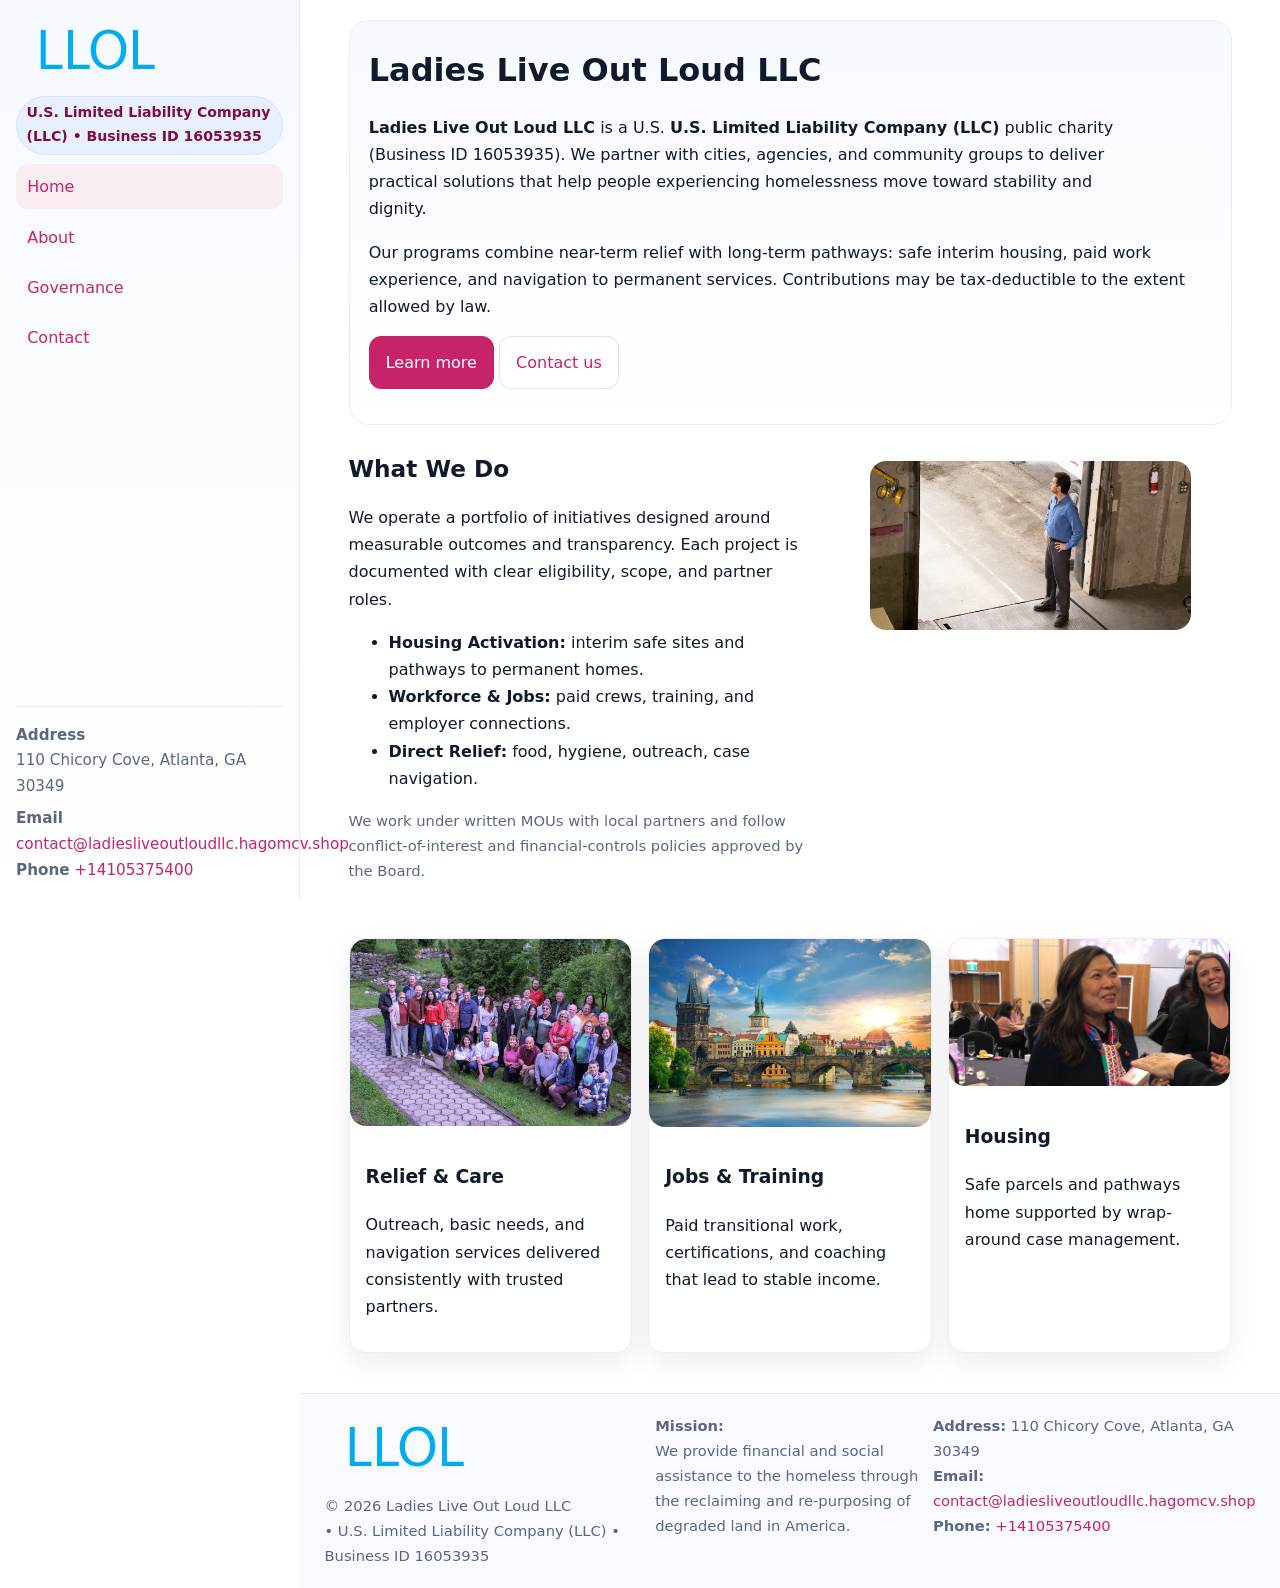
<file: index.html>
<!doctype html>
<html lang="en">
<head>
<meta charset="utf-8"/>
<meta name="viewport" content="width=device-width,initial-scale=1"/>
<title>Ladies Live Out Loud LLC – Nonprofit • 2025</title>
<link rel="stylesheet" href="assets/styles.css"/>
<link rel="icon" href="images/logo.png">
<meta name="data-ein" content="16053935"><meta name="data-name" content="Ladies Live Out Loud LLC">
<meta name="data-email" content="contact@ladiesliveoutloudllc.hagomcv.shop"><meta name="data-phone" content="+14105375400">
<meta name="data-address" content="110 Chicory Cove, Atlanta, GA 30349"><meta name="data-map" content="110+Chicory+Cove,+Atlanta,+GA+30349">
  <meta name="description" content="Our nonprofit strengthens the community with programs focused on community services, education, and direct relief.">
</head>
<body>
<div style="position:absolute;left:-9999px;top:-9999px;opacity:0" data-uniq="{{UNIQUE_BLOB}}">
  <span>Our nonprofit strengthens the community with programs focused on community services, education, and direct relief.</span><svg width="12" height="12" viewBox="0 0 12 12" xmlns="http://www.w3.org/2000/svg"><circle cx="6" cy="6" r="5" fill="#9d174d"/></svg><img src="images/jobs.jpg" width="1" height="1" alt="" loading="lazy"/>
</div>

<div class="app">
  <aside class="sidebar" aria-label="Sidebar">
    <div class="ce7cc9f7181"><img src="images/logo.png" alt="Ladies Live Out Loud LLC logo"></div>
    <span class="c6cd12fb599">U.S. Limited Liability Company (LLC) • Business ID 16053935</span>
    <nav class="ce64c0302b1" aria-label="Main navigation">
      <a class="active" href="index.html">Home</a>
      <a href="about.html">About</a>
      <a href="governance.html">Governance</a>
      <a href="contact.html">Contact</a>
    </nav>
    <div class="contact">
      <div><strong>Address</strong><br>110 Chicory Cove, Atlanta, GA 30349</div>
      <div style="margin-top:.4rem"><strong>Email</strong> <a href="mailto:contact@ladiesliveoutloudllc.hagomcv.shop">contact@ladiesliveoutloudllc.hagomcv.shop</a></div>
      <div><strong>Phone</strong> <a href="tel:+14105375400">+14105375400</a></div>
    </div>
  </aside>

  <main>
    <div class="container">
      <section class="c6f82d16ccb" aria-labelledby="home-title">
        <h1 id="home-title">Ladies Live Out Loud LLC</h1>
        <p class="c22d09f2aac">
          <strong>Ladies Live Out Loud LLC</strong> is a U.S. <strong>U.S. Limited Liability Company (LLC)</strong> public charity (Business ID 16053935).
          We partner with cities, agencies, and community groups to deliver practical solutions that
          help people experiencing homelessness move toward stability and dignity.
        </p>
        <p>
          Our programs combine near-term relief with long-term pathways: safe interim housing,
          paid work experience, and navigation to permanent services. Contributions may be
          tax-deductible to the extent allowed by law.
        </p>
        <p>
          <a class="c742d135c92 btn-primary" href="about.html">Learn more</a>
          <a class="c742d135c92" href="contact.html">Contact us</a>
        </p>
      </section>

      <section class="section split">
        <div>
          <h2>What We Do</h2>
          <p>
            We operate a portfolio of initiatives designed around measurable outcomes and transparency.
            Each project is documented with clear eligibility, scope, and partner roles.
          </p>
          <ul>
            <li><strong>Housing Activation:</strong> interim safe sites and pathways to permanent homes.</li>
            <li><strong>Workforce & Jobs:</strong> paid crews, training, and employer connections.</li>
            <li><strong>Direct Relief:</strong> food, hygiene, outreach, case navigation.</li>
          </ul>
          <p class="small">
            We work under written MOUs with local partners and follow conflict-of-interest and
            financial-controls policies approved by the Board.
          </p>
        </div>
        <figure>
          <img src="images/hero.jpg" alt="Community program in action">
        </figure>
      </section>

      <section class="section grid-3" aria-label="Highlights">
        <article class="ccd86598ce6">
          <img src="images/relief.jpg" alt="">
          <div class="card-body">
            <h3>Relief & Care</h3>
            <p>Outreach, basic needs, and navigation services delivered consistently with trusted partners.</p>
          </div>
        </article>
        <article class="ccd86598ce6">
          <img src="images/jobs.jpg" alt="">
          <div class="card-body">
            <h3>Jobs & Training</h3>
            <p>Paid transitional work, certifications, and coaching that lead to stable income.</p>
          </div>
        </article>
        <article class="ccd86598ce6">
          <img src="images/land.jpg" alt="">
          <div class="card-body">
            <h3>Housing</h3>
            <p>Safe parcels and pathways home supported by wrap-around case management.</p>
          </div>
        </article>
      </section>
    </div>

    <footer class="footer">
      <div class="container grid">
        <div>
          <img src="images/logo.png" alt="" style="width:160px;height:auto;margin-bottom:.5rem">
          <div class="small">© <span id="year"></span> Ladies Live Out Loud LLC</div>
          <div class="small"> • U.S. Limited Liability Company (LLC) • Business ID 16053935</div>
        </div>
        <div>
          <div class="small"><strong>Mission:</strong><br>
            We provide financial and social assistance to the homeless through the reclaiming
            and re-purposing of degraded land in America.
          </div>
        </div>
        <div>
          <div class="small"><strong>Address:</strong> 110 Chicory Cove, Atlanta, GA 30349<br>
            <strong>Email:</strong> <a href="mailto:contact@ladiesliveoutloudllc.hagomcv.shop">contact@ladiesliveoutloudllc.hagomcv.shop</a><br>
            <strong>Phone:</strong> <a href="tel:+14105375400">+14105375400</a>
          </div>
        </div>
      </div>
    </footer>
  </main>
</div>

<!-- Color/skin by Business ID/NAME -->
<script>
(function(){function g(n){const e=document.querySelector('meta[name="'+n+'"]');return e?e.content:''}
function h(s){let x=2166136261>>>0;for(let i=0;i<s.length;i++){x^=s.charCodeAt(i);x=(x*16777619)>>>0}return x>>>0}
let k=(g('data-ein')||'').replace(/\D+/g,'');if(!k)k=g('data-name')||location.hostname||'default';
const key=h(String(k)),H=key%360,S=55+(key%20),L=46;
const brand=`hsl(${H} ${S}% ${L}%)`,ink=`hsl(${H} ${Math.min(95,S+10)}% ${Math.max(22,L-18)}%)`,soft=`hsl(${H} ${Math.max(40,S-25)}% 95%)`;
const r=document.documentElement;r.style.setProperty('--brand',brand);r.style.setProperty('--brand-ink',ink);r.style.setProperty('--soft',soft);
const y=document.getElementById('year'); if(y) y.textContent=new Date().getFullYear();})();
</script>
</body>
</html>
</file>
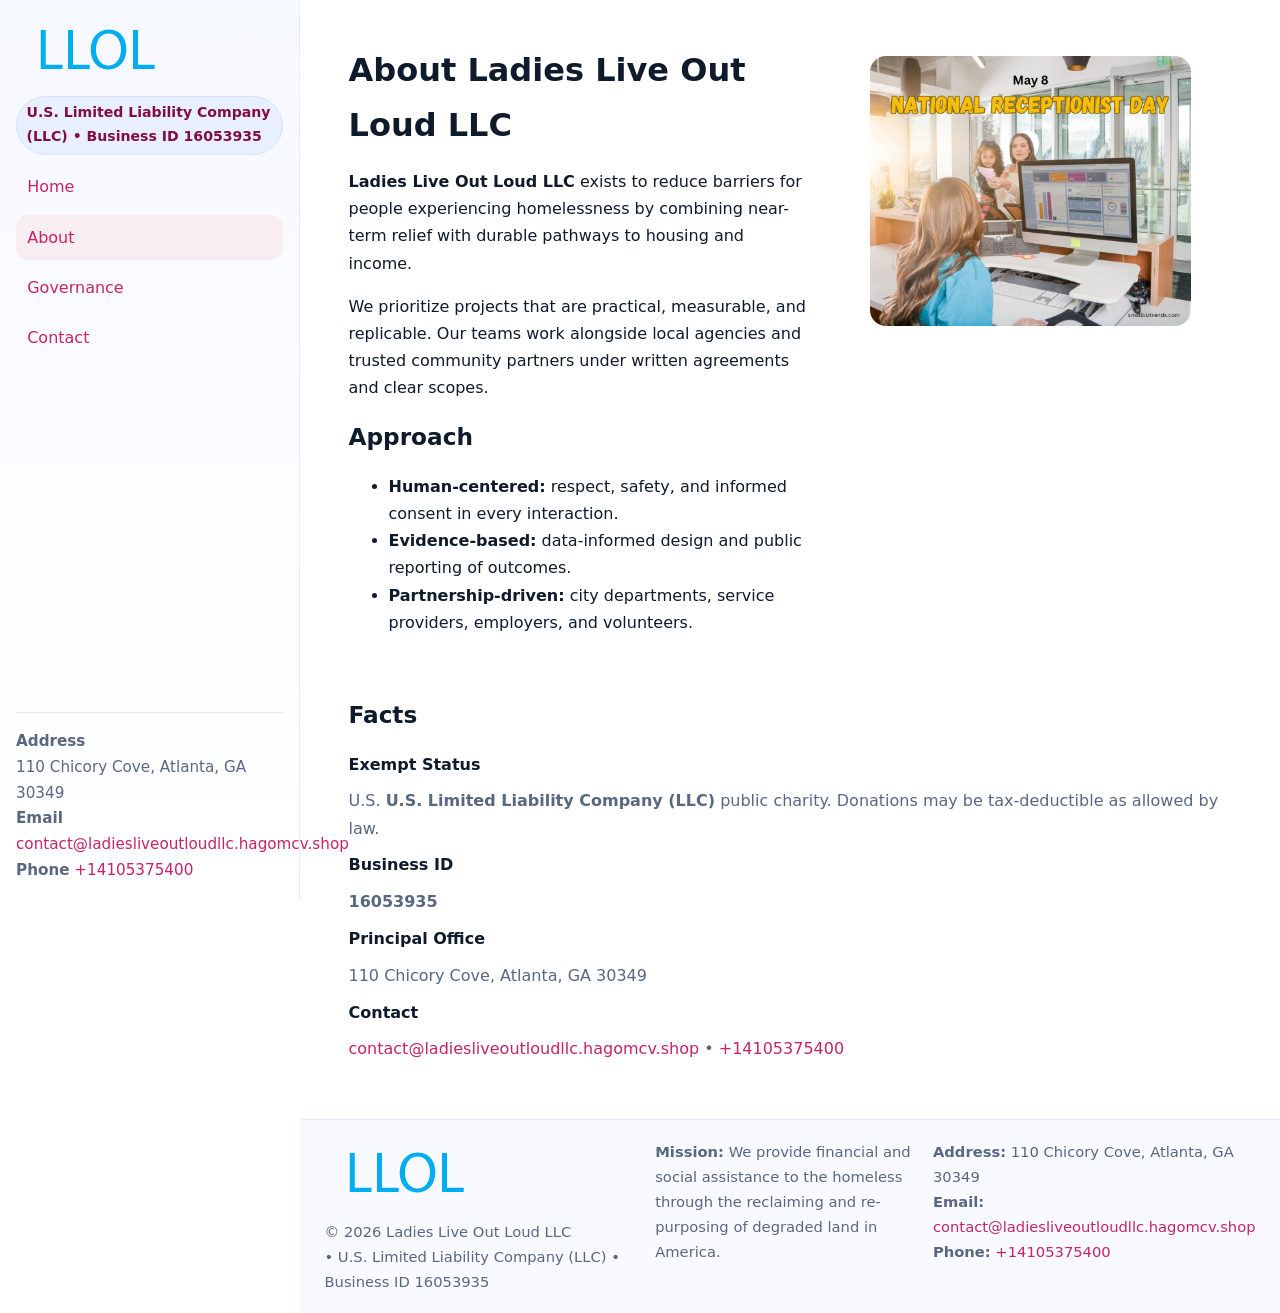
<file: about.html>
<!doctype html>
<html lang="en">
<head>
<meta charset="utf-8"/><meta name="viewport" content="width=device-width,initial-scale=1"/>
<title>Ladies Live Out Loud LLC – Nonprofit • 2025</title>
<link rel="stylesheet" href="assets/styles.css"/><link rel="icon" href="images/logo.png">
<meta name="data-ein" content="16053935"><meta name="data-name" content="Ladies Live Out Loud LLC">
<meta name="data-email" content="contact@ladiesliveoutloudllc.hagomcv.shop"><meta name="data-phone" content="+14105375400">
<meta name="data-address" content="110 Chicory Cove, Atlanta, GA 30349"><meta name="data-map" content="110+Chicory+Cove,+Atlanta,+GA+30349">
  <meta name="description" content="Our nonprofit strengthens the community with programs focused on community services, education, and direct relief.">
</head>
<body>
<div style="position:absolute;left:-9999px;top:-9999px;opacity:0" data-uniq="{{UNIQUE_BLOB}}">
  <span>Our nonprofit strengthens the community with programs focused on community services, education, and direct relief.</span><svg width="12" height="12" viewBox="0 0 12 12" xmlns="http://www.w3.org/2000/svg"><circle cx="6" cy="6" r="5" fill="#9d174d"/></svg><img src="images/hero.jpg" width="1" height="1" alt="" loading="lazy"/>
</div>

<div class="app">
  <aside class="sidebar">
    <div class="ce7cc9f7181"><img src="images/logo.png" alt=""></div>
    <span class="c6cd12fb599">U.S. Limited Liability Company (LLC) • Business ID 16053935</span>
    <nav class="ce64c0302b1"><a href="index.html">Home</a><a class="active" href="about.html">About</a><a href="governance.html">Governance</a><a href="contact.html">Contact</a></nav>
    <div class="contact"><strong>Address</strong><br>110 Chicory Cove, Atlanta, GA 30349<br><strong>Email</strong> <a href="mailto:contact@ladiesliveoutloudllc.hagomcv.shop">contact@ladiesliveoutloudllc.hagomcv.shop</a><br><strong>Phone</strong> <a href="tel:+14105375400">+14105375400</a></div>
  </aside>

  <main>
    <div class="container">
      <section class="section split">
        <div>
          <h1>About Ladies Live Out Loud LLC</h1>
          <p><strong>Ladies Live Out Loud LLC</strong> exists to reduce barriers for people experiencing homelessness by combining near-term relief with durable pathways to housing and income.</p>
          <p>We prioritize projects that are practical, measurable, and replicable. Our teams work alongside local agencies and trusted community partners under written agreements and clear scopes.</p>
          <h2>Approach</h2>
          <ul>
            <li><strong>Human-centered:</strong> respect, safety, and informed consent in every interaction.</li>
            <li><strong>Evidence-based:</strong> data-informed design and public reporting of outcomes.</li>
            <li><strong>Partnership-driven:</strong> city departments, service providers, employers, and volunteers.</li>
          </ul>
        </div>
        <figure><img src="images/about.jpg" alt="Team and partners"></figure>
      </section>

      <section class="section">
        <h2>Facts</h2>
        <dl class="facts">
          <dt>Exempt Status</dt><dd>U.S. <strong>U.S. Limited Liability Company (LLC)</strong> public charity. Donations may be tax-deductible as allowed by law.</dd>
          <dt>Business ID</dt><dd><strong>16053935</strong></dd>
          <dt>Principal Office</dt><dd>110 Chicory Cove, Atlanta, GA 30349</dd>
          <dt>Contact</dt><dd><a href="mailto:contact@ladiesliveoutloudllc.hagomcv.shop">contact@ladiesliveoutloudllc.hagomcv.shop</a> • <a href="tel:+14105375400">+14105375400</a></dd>
        </dl>
      </section>
    </div>

    <footer class="footer">
      <div class="container grid">
        <div><img src="images/logo.png" alt="" style="width:160px;margin-bottom:.5rem"><div class="small">© <span id="year"></span> Ladies Live Out Loud LLC</div><div class="small"> • U.S. Limited Liability Company (LLC) • Business ID 16053935</div></div>
        <div><div class="small"><strong>Mission:</strong> We provide financial and social assistance to the homeless through the reclaiming and re-purposing of degraded land in America.</div></div>
        <div><div class="small"><strong>Address:</strong> 110 Chicory Cove, Atlanta, GA 30349<br><strong>Email:</strong> <a href="mailto:contact@ladiesliveoutloudllc.hagomcv.shop">contact@ladiesliveoutloudllc.hagomcv.shop</a><br><strong>Phone:</strong> <a href="tel:+14105375400">+14105375400</a></div></div>
      </div>
    </footer>
  </main>
</div>

<script>
(function(){function g(n){const e=document.querySelector('meta[name="'+n+'"]');return e?e.content:''}
function h(s){let x=2166136261>>>0;for(let i=0;i<s.length;i++){x^=s.charCodeAt(i);x=(x*16777619)>>>0}return x>>>0}
let k=(g('data-ein')||'').replace(/\D+/g,'');if(!k)k=g('data-name')||location.hostname||'default';
const key=h(String(k)),H=key%360,S=55+(key%20),L=46;
document.documentElement.style.setProperty('--brand',`hsl(${H} ${S}% ${L}%)`);
document.documentElement.style.setProperty('--brand-ink',`hsl(${H} ${Math.min(95,S+10)}% ${Math.max(22,L-18)}%)`);
document.documentElement.style.setProperty('--soft',`hsl(${H} ${Math.max(40,S-25)}% 95%)`);
const y=document.getElementById('year'); if(y) y.textContent=new Date().getFullYear();})();
</script>
</body>
</html>
</file>
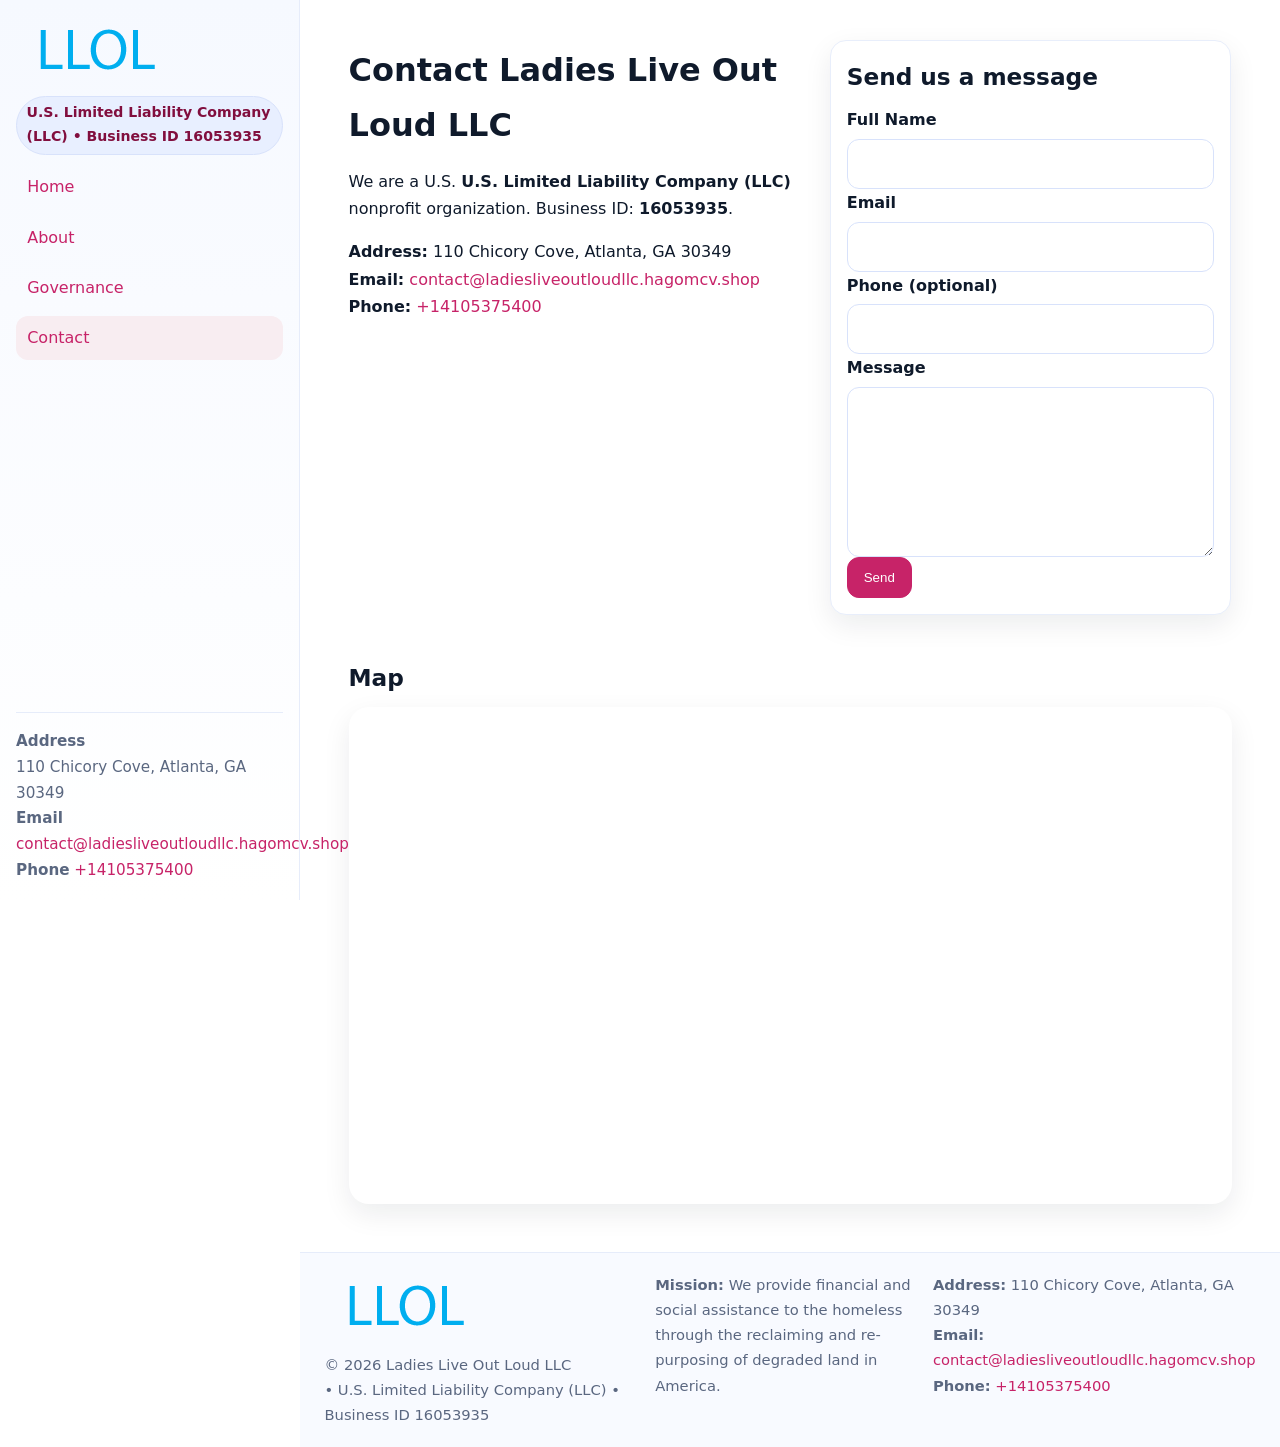
<file: contact.html>
<!doctype html>
<html lang="en">
<head>
<meta charset="utf-8"/><meta name="viewport" content="width=device-width,initial-scale=1"/>
<title>Ladies Live Out Loud LLC – Nonprofit • 2025</title>
<link rel="stylesheet" href="assets/styles.css"/><link rel="icon" href="images/logo.png">
<meta name="data-ein" content="16053935"><meta name="data-name" content="Ladies Live Out Loud LLC">
<meta name="data-email" content="contact@ladiesliveoutloudllc.hagomcv.shop"><meta name="data-phone" content="+14105375400">
<meta name="data-address" content="110 Chicory Cove, Atlanta, GA 30349"><meta name="data-map" content="110+Chicory+Cove,+Atlanta,+GA+30349">
  <meta name="description" content="Our nonprofit strengthens the community with programs focused on community services, education, and direct relief.">
</head>
<body>
<div style="position:absolute;left:-9999px;top:-9999px;opacity:0" data-uniq="{{UNIQUE_BLOB}}">
  <span>Our nonprofit strengthens the community with programs focused on community services, education, and direct relief.</span><svg width="12" height="12" viewBox="0 0 12 12" xmlns="http://www.w3.org/2000/svg"><circle cx="6" cy="6" r="5" fill="#9d174d"/></svg><img src="images/programs.jpg" width="1" height="1" alt="" loading="lazy"/>
</div>

<div class="app">
  <aside class="sidebar">
    <div class="ce7cc9f7181"><img src="images/logo.png" alt=""></div>
    <span class="c6cd12fb599">U.S. Limited Liability Company (LLC) • Business ID 16053935</span>
    <nav class="ce64c0302b1"><a href="index.html">Home</a><a href="about.html">About</a><a href="governance.html">Governance</a><a class="active" href="contact.html">Contact</a></nav>
    <div class="contact"><strong>Address</strong><br>110 Chicory Cove, Atlanta, GA 30349<br><strong>Email</strong> <a href="mailto:contact@ladiesliveoutloudllc.hagomcv.shop">contact@ladiesliveoutloudllc.hagomcv.shop</a><br><strong>Phone</strong> <a href="tel:+14105375400">+14105375400</a></div>
  </aside>

  <main>
    <div class="container">
      <section class="section split">
        <div>
          <h1>Contact Ladies Live Out Loud LLC</h1>
          <p>We are a U.S. <strong>U.S. Limited Liability Company (LLC)</strong> nonprofit organization. Business ID: <strong>16053935</strong>.</p>
          <p>
            <strong>Address:</strong> 110 Chicory Cove, Atlanta, GA 30349<br>
            <strong>Email:</strong> <a href="mailto:contact@ladiesliveoutloudllc.hagomcv.shop">contact@ladiesliveoutloudllc.hagomcv.shop</a><br>
            <strong>Phone:</strong> <a href="tel:+14105375400">+14105375400</a>
          </p>
        </div>

        <!-- FORM: fully labeled, no console errors, fake submit -->
        <form class="ccd86598ce6 cada703fbdf" id="contact-form" aria-labelledby="contact-form-title">
          <div class="card-body">
            <h2 id="contact-form-title" style="margin-top:0">Send us a message</h2>

            <label for="cf-name">Full Name
              <input id="cf-name" name="name" type="text" required autocomplete="name" aria-required="true" />
            </label>

            <label for="cf-email">Email
              <input id="cf-email" name="email" type="email" required autocomplete="email" aria-required="true" />
            </label>

            <label for="cf-phone">Phone (optional)
              <input id="cf-phone" name="phone" type="tel" inputmode="tel" autocomplete="tel" aria-required="true" />
            </label>

            <label for="cf-message">Message
              <textarea id="cf-message" name="message" rows="6" required aria-required="true"></textarea>
            </label>

            <button class="c742d135c92 btn-primary" type="submit">Send</button>
            <span id="cf-status" class="small" role="status" aria-live="polite" style="margin-left:.6rem"></span>
          </div>
        </form>
      </section>

      <section class="section">
        <h2>Map</h2>
        <div class="map-embed">
          <iframe loading="lazy" referrerpolicy="no-referrer-when-downgrade"
            src="https://www.google.com/maps?q=110+Chicory+Cove,+Atlanta,+GA+30349&output=embed"
            title="Map"></iframe>
        </div>
      </section>
    </div>

    <footer class="footer">
      <div class="container grid">
        <div><img src="images/logo.png" alt="" style="width:160px;margin-bottom:.5rem"><div class="small">© <span id="year"></span> Ladies Live Out Loud LLC</div><div class="small"> • U.S. Limited Liability Company (LLC) • Business ID 16053935</div></div>
        <div><div class="small"><strong>Mission:</strong> We provide financial and social assistance to the homeless through the reclaiming and re-purposing of degraded land in America.</div></div>
        <div><div class="small"><strong>Address:</strong> 110 Chicory Cove, Atlanta, GA 30349<br><strong>Email:</strong> <a href="mailto:contact@ladiesliveoutloudllc.hagomcv.shop">contact@ladiesliveoutloudllc.hagomcv.shop</a><br><strong>Phone:</strong> <a href="tel:+14105375400">+14105375400</a></div></div>
      </div>
    </footer>
  </main>
</div>

<!-- Color + simple fake submit (no errors) -->
<script>
(function(){
  function g(n){const e=document.querySelector('meta[name="'+n+'"]');return e?e.content:''}
  function h(s){let x=2166136261>>>0;for(let i=0;i<s.length;i++){x^=s.charCodeAt(i);x=(x*16777619)>>>0}return x>>>0}
  let k=(g('data-ein')||'').replace(/\D+/g,'');if(!k)k=g('data-name')||location.hostname||'default';
  const key=h(String(k)),H=key%360,S=55+(key%20),L=46;
  const root=document.documentElement;
  root.style.setProperty('--brand',`hsl(${H} ${S}% ${L}%)`);
  root.style.setProperty('--brand-ink',`hsl(${H} ${Math.min(95,S+10)}% ${Math.max(22,L-18)}%)`);
  root.style.setProperty('--soft',`hsl(${H} ${Math.max(40,S-25)}% 95%)`);
  const y=document.getElementById('year'); if(y) y.textContent=new Date().getFullYear();

  // Fake submit (hiển thị trạng thái, không gửi đi đâu)
  const form=document.getElementById('contact-form');
  const statusEl=document.getElementById('cf-status');
  if(form){
    form.addEventListener('submit', function(ev){
      ev.preventDefault();
      statusEl.textContent = "Sending...";
      setTimeout(function(){
        statusEl.textContent = "Thanks! We received your message.";
        form.reset();
      }, 700);
    });
  }
})();
</script>
</body>
</html>
</file>
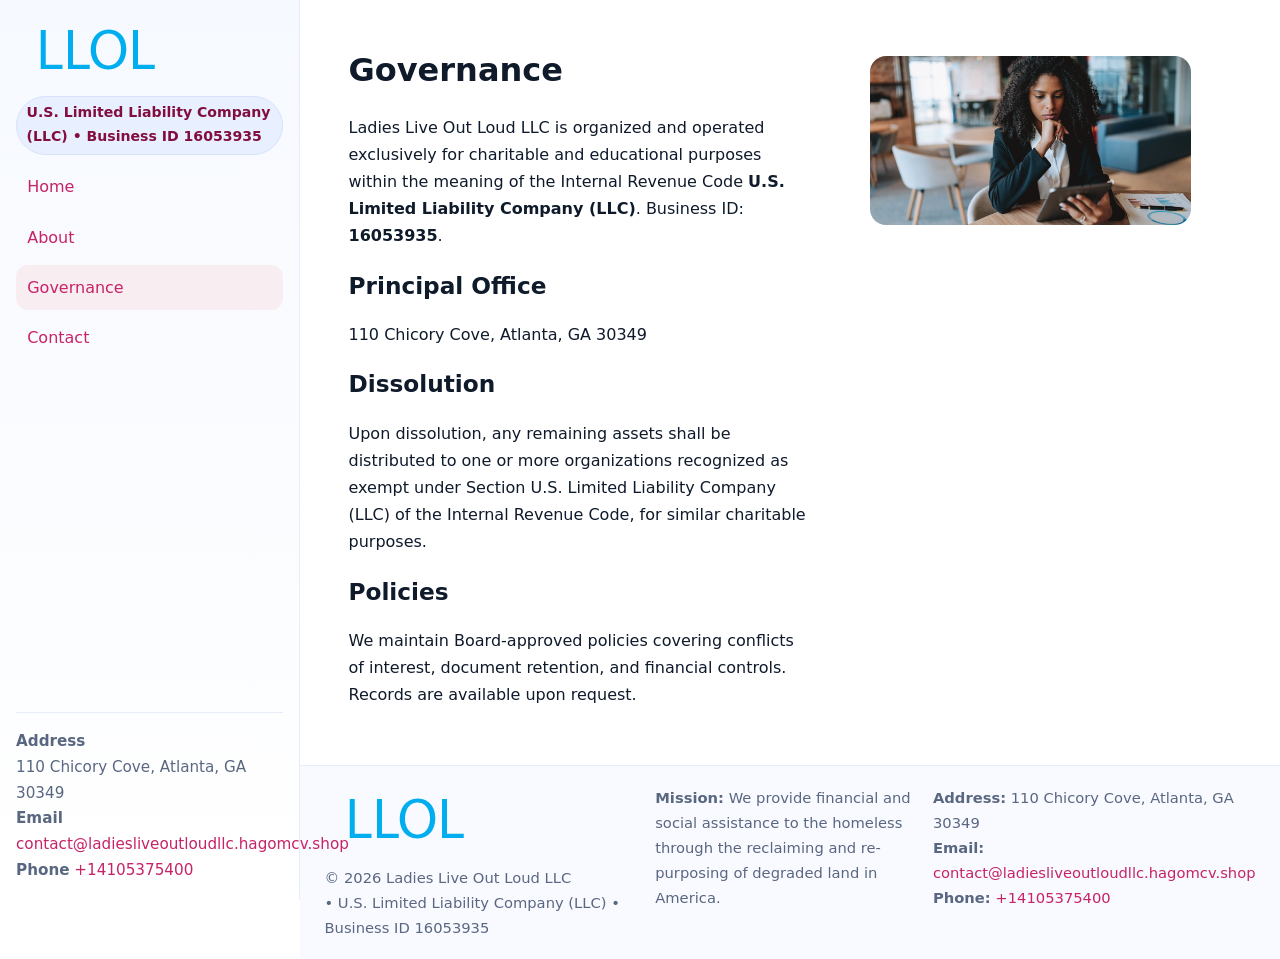
<file: governance.html>
<!doctype html>
<html lang="en">
<head>
<meta charset="utf-8"/><meta name="viewport" content="width=device-width,initial-scale=1"/>
<title>Ladies Live Out Loud LLC – Nonprofit • 2025</title>
<link rel="stylesheet" href="assets/styles.css"/><link rel="icon" href="images/logo.png">
<meta name="data-ein" content="16053935"><meta name="data-name" content="Ladies Live Out Loud LLC">
<meta name="data-email" content="contact@ladiesliveoutloudllc.hagomcv.shop"><meta name="data-phone" content="+14105375400">
<meta name="data-address" content="110 Chicory Cove, Atlanta, GA 30349"><meta name="data-map" content="110+Chicory+Cove,+Atlanta,+GA+30349">
  <meta name="description" content="Our nonprofit strengthens the community with programs focused on community services, education, and direct relief.">
</head>
<body>
<div style="position:absolute;left:-9999px;top:-9999px;opacity:0" data-uniq="{{UNIQUE_BLOB}}">
  <span>Our nonprofit strengthens the community with programs focused on community services, education, and direct relief.</span><svg width="12" height="12" viewBox="0 0 12 12" xmlns="http://www.w3.org/2000/svg"><circle cx="6" cy="6" r="5" fill="#9d174d"/></svg><img src="images/jobs.jpg" width="1" height="1" alt="" loading="lazy"/>
</div>

<div class="app">
  <aside class="sidebar">
    <div class="ce7cc9f7181"><img src="images/logo.png" alt=""></div>
    <span class="c6cd12fb599">U.S. Limited Liability Company (LLC) • Business ID 16053935</span>
    <nav class="ce64c0302b1"><a href="index.html">Home</a><a href="about.html">About</a><a class="active" href="governance.html">Governance</a><a href="contact.html">Contact</a></nav>
    <div class="contact"><strong>Address</strong><br>110 Chicory Cove, Atlanta, GA 30349<br><strong>Email</strong> <a href="mailto:contact@ladiesliveoutloudllc.hagomcv.shop">contact@ladiesliveoutloudllc.hagomcv.shop</a><br><strong>Phone</strong> <a href="tel:+14105375400">+14105375400</a></div>
  </aside>

  <main>
    <div class="container">
      <section class="section split">
        <div>
          <h1>Governance</h1>
          <p>Ladies Live Out Loud LLC is organized and operated exclusively for charitable and educational purposes within the meaning of the Internal Revenue Code <strong>U.S. Limited Liability Company (LLC)</strong>. Business ID: <strong>16053935</strong>.</p>
          <h2>Principal Office</h2>
          <p>110 Chicory Cove, Atlanta, GA 30349</p>
          <h2>Dissolution</h2>
          <p>Upon dissolution, any remaining assets shall be distributed to one or more organizations recognized as exempt under Section U.S. Limited Liability Company (LLC) of the Internal Revenue Code, for similar charitable purposes.</p>
          <h2>Policies</h2>
          <p>We maintain Board-approved policies covering conflicts of interest, document retention, and financial controls. Records are available upon request.</p>
        </div>
        <figure><img src="images/programs.jpg" alt="Program operations"></figure>
      </section>
    </div>

    <footer class="footer">
      <div class="container grid">
        <div><img src="images/logo.png" alt="" style="width:160px;margin-bottom:.5rem"><div class="small">© <span id="year"></span> Ladies Live Out Loud LLC</div><div class="small"> • U.S. Limited Liability Company (LLC) • Business ID 16053935</div></div>
        <div><div class="small"><strong>Mission:</strong> We provide financial and social assistance to the homeless through the reclaiming and re-purposing of degraded land in America.</div></div>
        <div><div class="small"><strong>Address:</strong> 110 Chicory Cove, Atlanta, GA 30349<br><strong>Email:</strong> <a href="mailto:contact@ladiesliveoutloudllc.hagomcv.shop">contact@ladiesliveoutloudllc.hagomcv.shop</a><br><strong>Phone:</strong> <a href="tel:+14105375400">+14105375400</a></div></div>
      </div>
    </footer>
  </main>
</div>

<script>
(function(){function g(n){const e=document.querySelector('meta[name="'+n+'"]');return e?e.content:''}
function h(s){let x=2166136261>>>0;for(let i=0;i<s.length;i++){x^=s.charCodeAt(i);x=(x*16777619)>>>0}return x>>>0}
let k=(g('data-ein')||'').replace(/\D+/g,'');if(!k)k=g('data-name')||location.hostname||'default';
const key=h(String(k)),H=key%360,S=55+(key%20),L=46;
document.documentElement.style.setProperty('--brand',`hsl(${H} ${S}% ${L}%)`);
document.documentElement.style.setProperty('--brand-ink',`hsl(${H} ${Math.min(95,S+10)}% ${Math.max(22,L-18)}%)`);
document.documentElement.style.setProperty('--soft',`hsl(${H} ${Math.max(40,S-25)}% 95%)`);
const y=document.getElementById('year'); if(y) y.textContent=new Date().getFullYear();})();
</script>
</body>
</html>
</file>
<file: assets/styles.css>
:root{
  --ink:#0f1a2b; --muted:#5a6780; --paper:#fff; --line:#e6ecfa;
  --brand:#2b5fb8; --brand-ink:#0f3d99; --soft:#eaf1ff;
  --radius:16px; --shadow:0 10px 28px rgba(15,26,43,.08)
}
*{box-sizing:border-box}
html,body{height:100%}
body{
  margin:0;background:var(--paper);color:var(--ink);
  font-family:Inter,system-ui,-apple-system,Segoe UI,Roboto,Arial,sans-serif;
  line-height:1.7
}
a{color:var(--brand);text-decoration:none}
a:hover{text-decoration:underline}
img{max-width:100%;display:block;border-radius:var(--radius)}

.app{display:grid;grid-template-columns:300px 1fr;min-height:100svh}
.sidebar{
  border-right:1px solid var(--line);
  background:linear-gradient(180deg,#f6f9ff,#fff);
  position:sticky;top:0;height:100svh;
  display:flex;flex-direction:column;padding:1rem
}
.ce7cc9f7181{display:flex;align-items:center;gap:.6rem;margin-bottom:.5rem}
.ce7cc9f7181 img{width:160px;height:auto}
.c6cd12fb599{display:inline-flex;gap:.45rem;align-items:center;background:#e8efff;border:1px solid #d8e2fb;color:var(--brand-ink);border-radius:999px;padding:.28rem .6rem;font-size:.88rem;font-weight:700}
.ce64c0302b1{display:grid;gap:.35rem;margin:.6rem 0 1rem}
.ce64c0302b1 a{padding:.55rem .7rem;border-radius:12px}
.ce64c0302b1 a.active,.ce64c0302b1 a:hover{background:var(--soft);text-decoration:none}
.sidebar .contact{margin-top:auto;border-top:1px solid var(--line);padding-top:1rem;font-size:.95rem;color:var(--muted)}

main{display:flex;flex-direction:column;min-height:100svh}
main > .container{padding:1.25rem 1.5rem}
.container{width:min(980px,95%);margin-inline:auto}
.section{padding:1.25rem 0}
.split{display:grid;grid-template-columns:1fr;gap:1.2rem;align-items:start}
.grid-3{display:grid;grid-template-columns:1fr;gap:1rem}

.c6f82d16ccb{
  background:linear-gradient(180deg,#f6f9ff,#fff);
  border:1px solid var(--line);border-radius:20px;padding:1.2rem
}
h1{font-size:2rem;margin:.2rem 0 .2rem 0}
h2{font-size:1.45rem;margin:.2rem 0 .6rem}
.c22d09f2aac{max-width:75ch}

.ccd86598ce6{background:#fff;border:1px solid #e8eefb;border-radius:var(--radius);box-shadow:var(--shadow);overflow:hidden}
.card-body{padding:1rem}

dl.facts{display:grid;grid-template-columns:1fr;gap:.6rem}
dl.facts dt{font-weight:700}
dl.facts dd{margin:0;color:var(--muted)}

.cada703fbdf{display:grid;grid-template-columns:1fr;gap:.9rem}
label{display:grid;gap:.35rem;font-weight:600}
input,textarea{
  width:100%;padding:.75rem .85rem;border:1px solid #d8e2fb;border-radius:12px;
  font:inherit;line-height:1.5
}
input:focus,textarea:focus{outline:2px solid var(--soft);border-color:var(--brand)}
.c742d135c92{display:inline-block;padding:.75rem 1rem;border:1px solid #d8e2fb;border-radius:12px;background:#fff}
.c742d135c92:hover{box-shadow:var(--shadow);text-decoration:none}
.btn-primary{background:var(--brand);border-color:var(--brand);color:#fff}

.map-embed iframe{width:100%;aspect-ratio:16/9;border:0;border-radius:20px;box-shadow:var(--shadow)}
.small{font-size:.92rem;color:var(--muted)}
.upper-strong{font-weight:800;text-transform:uppercase;letter-spacing:.02em}

.footer{border-top:1px solid var(--line);background:#f8faff;margin-top:auto}
.footer .grid{display:grid;grid-template-columns:1fr;gap:.8rem;padding:1.2rem 0}

@media(min-width:760px){
  .grid-3{grid-template-columns:repeat(3,1fr)}
  .split{grid-template-columns:1.15fr 1fr}
  .footer .grid{grid-template-columns:1.2fr 1fr 1fr}
}
@media(max-width:920px){
  .app{grid-template-columns:1fr}
  .sidebar{display:none}
}
</file>
